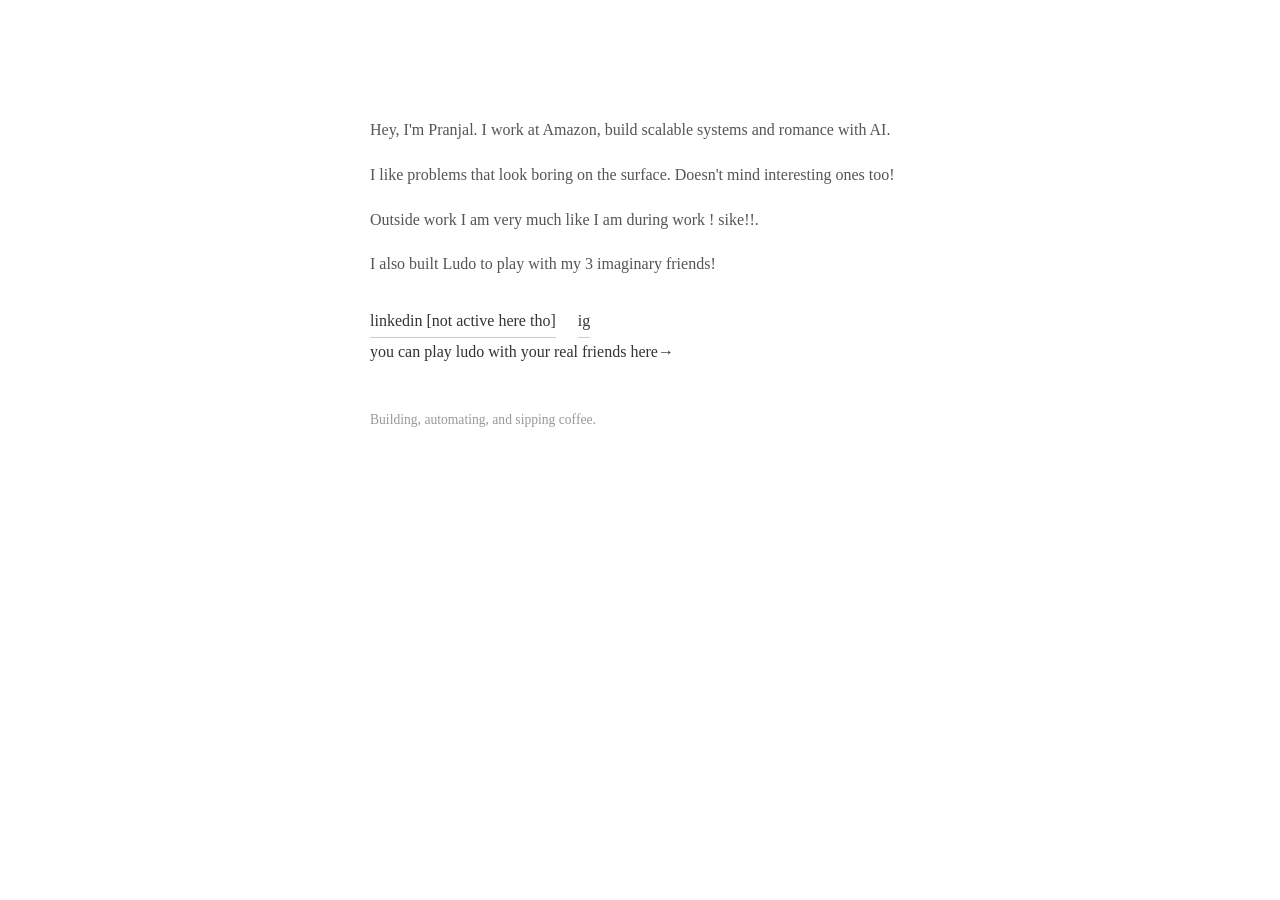
<file: index.html>
<!DOCTYPE html>
<html lang="en">
<head>
    <meta charset="UTF-8">
    <meta name="viewport" content="width=device-width, initial-scale=1.0">
    <title>Pranjal Gusain</title>
    <meta name="description" content="Pranjal Gusain — software engineer at Amazon. Data pipelines, event-driven systems, and agentic AI.">
    <style>
        body {
            font-family: Georgia, serif;
            max-width: 540px;
            margin: 80px auto;
            padding: 20px;
            color: #333;
            line-height: 1.8;
        }
        h1 { font-size: 1.5rem; margin-bottom: 24px; }
        p { margin-bottom: 16px; color: #555; }
        a { color: #333; }
        nav { margin-top: 28px; }
        nav a {
            display: inline-block;
            margin-right: 18px;
            text-decoration: none;
            border-bottom: 1px solid #ccc;
            padding-bottom: 1px;
        }
        nav a:hover { border-bottom-color: #333; }
        .ludo { border: none; }
        footer { margin-top: 40px; font-size: 0.85rem; color: #999; }
    </style>
</head>
<body>
    <p>Hey, I'm Pranjal. I work at Amazon, build scalable systems and romance with AI.</p>
    <p>I like problems that look boring on the surface. Doesn't mind interesting ones too!<p>
    <p>Outside work I am very much like I am during work ! sike!!.</p>
    <p>I also built Ludo to play with my 3 imaginary friends! </p>

    <nav>
        <a href="https://www.linkedin.com/in/pranjal-g-914613222/">linkedin [not active here tho]</a>
        <a href="https://www.instagram.com/pranmanral">ig</a>
        <a class="ludo" href="https://ludo.pranjal.me">you can play ludo with your real friends here→</a>
    </nav>

    <footer>Building, automating, and sipping coffee.</footer>
</body>
</html>
</file>
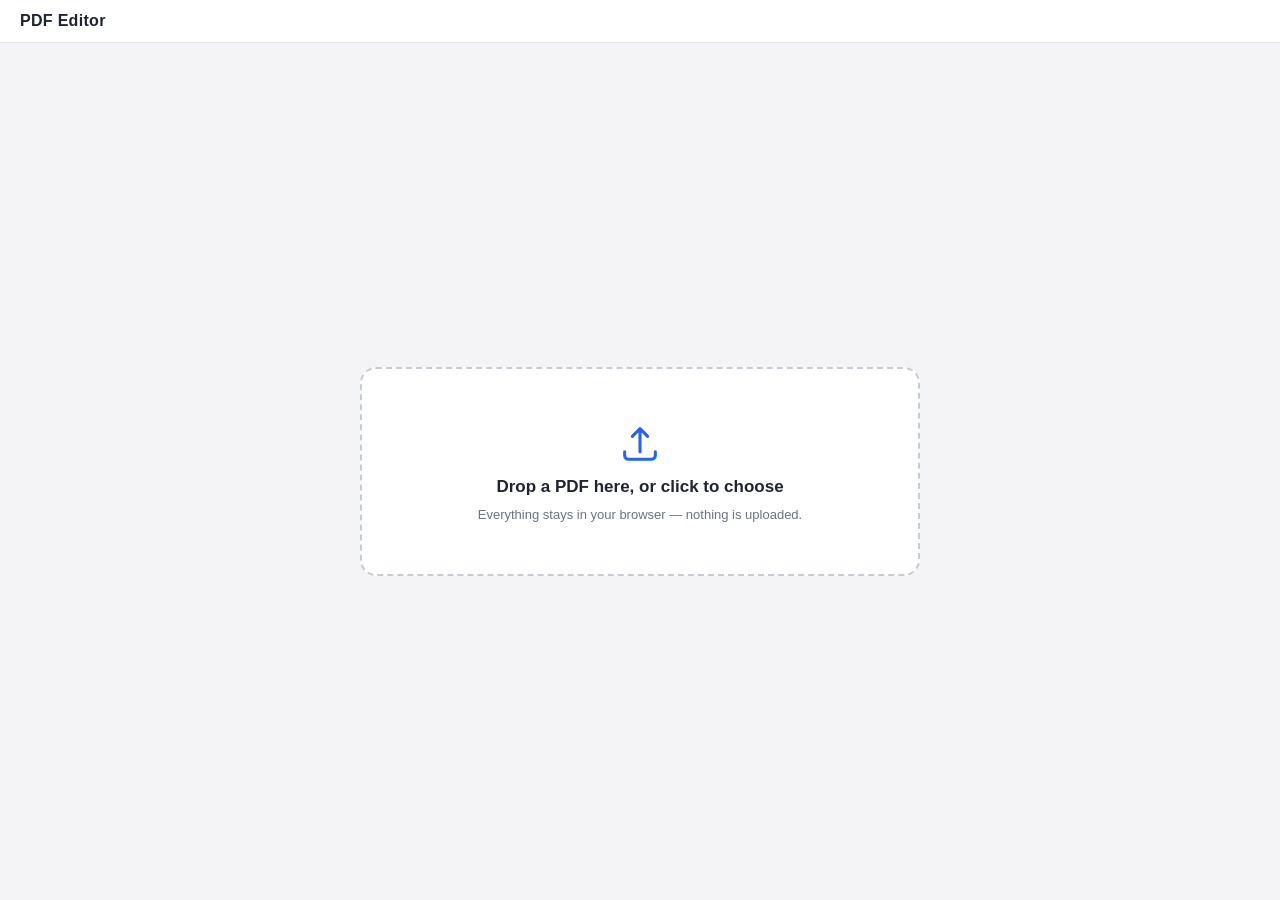
<file: pdfEditor/index.html>
<!DOCTYPE html>
<html lang="en">
<head>
<meta charset="utf-8" />
<meta name="viewport" content="width=device-width, initial-scale=1" />
<title>PDF Editor</title>
<link rel="stylesheet" href="style.css" />
</head>
<body>
  <header class="topbar">
    <div class="brand">PDF&nbsp;Editor</div>
    <div class="meta" id="meta" hidden></div>
    <div class="edits-pill" id="edits" hidden></div>
    <button class="primary" id="save" hidden>Save PDF</button>
    <button class="ghost" id="reset" hidden>Open another PDF</button>
  </header>

  <main>
    <!-- upload view -->
    <section class="uploader" id="uploader">
      <label class="drop" id="drop" for="file">
        <svg width="46" height="46" viewBox="0 0 24 24" fill="none" stroke="currentColor" stroke-width="1.6" stroke-linecap="round" stroke-linejoin="round">
          <path d="M12 16V4M12 4l-4 4M12 4l4 4"/><path d="M4 16v2a2 2 0 0 0 2 2h12a2 2 0 0 0 2-2v-2"/>
        </svg>
        <div class="drop-title">Drop a PDF here, or click to choose</div>
        <div class="drop-sub">Everything stays in your browser — nothing is uploaded.</div>
      </label>
      <input id="file" type="file" accept="application/pdf,.pdf" hidden />
      <p class="error" id="error" hidden></p>
    </section>

    <!-- document view -->
    <section class="viewer" id="viewer" hidden></section>
    <div class="loading" id="loading" hidden>Rendering…</div>
  </main>

  <script type="module" src="app.js"></script>
</body>
</html>
</file>
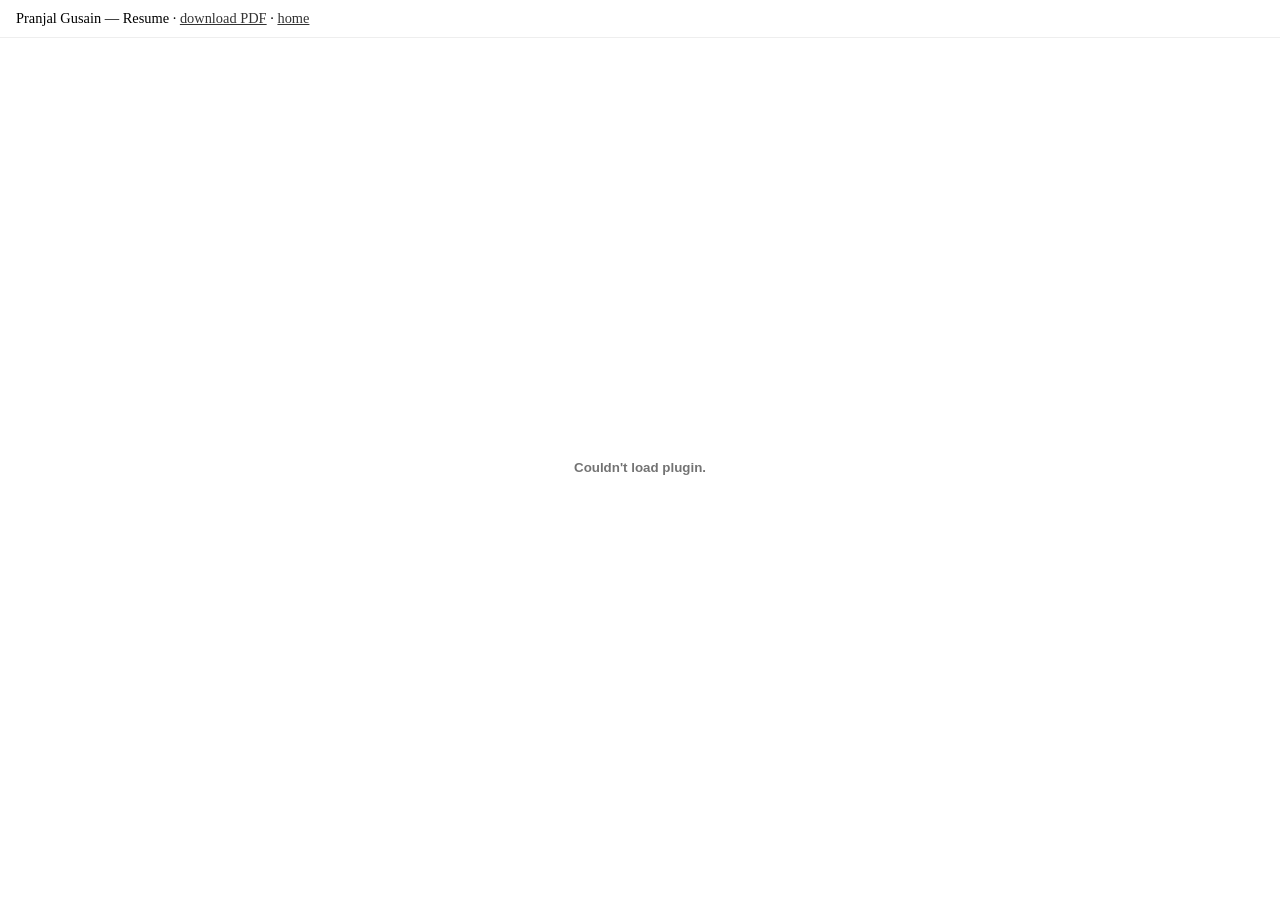
<file: resume/index.html>
<!DOCTYPE html>
<html lang="en">
<head>
    <meta charset="UTF-8">
    <meta name="viewport" content="width=device-width, initial-scale=1.0">
    <title>Pranjal Gusain — Resume</title>
    <style>
        html, body { margin: 0; height: 100%; }
        .bar {
            font-family: Georgia, serif;
            padding: 10px 16px;
            font-size: 0.9rem;
            border-bottom: 1px solid #eee;
        }
        .bar a { color: #333; }
        embed, iframe { width: 100%; height: calc(100% - 42px); border: none; }
    </style>
</head>
<body>
    <div class="bar">
        Pranjal Gusain — Resume ·
        <a href="/resume.pdf" download>download PDF</a> ·
        <a href="/">home</a>
    </div>
    <embed src="/resume.pdf" type="application/pdf" />
</body>
</html>
</file>
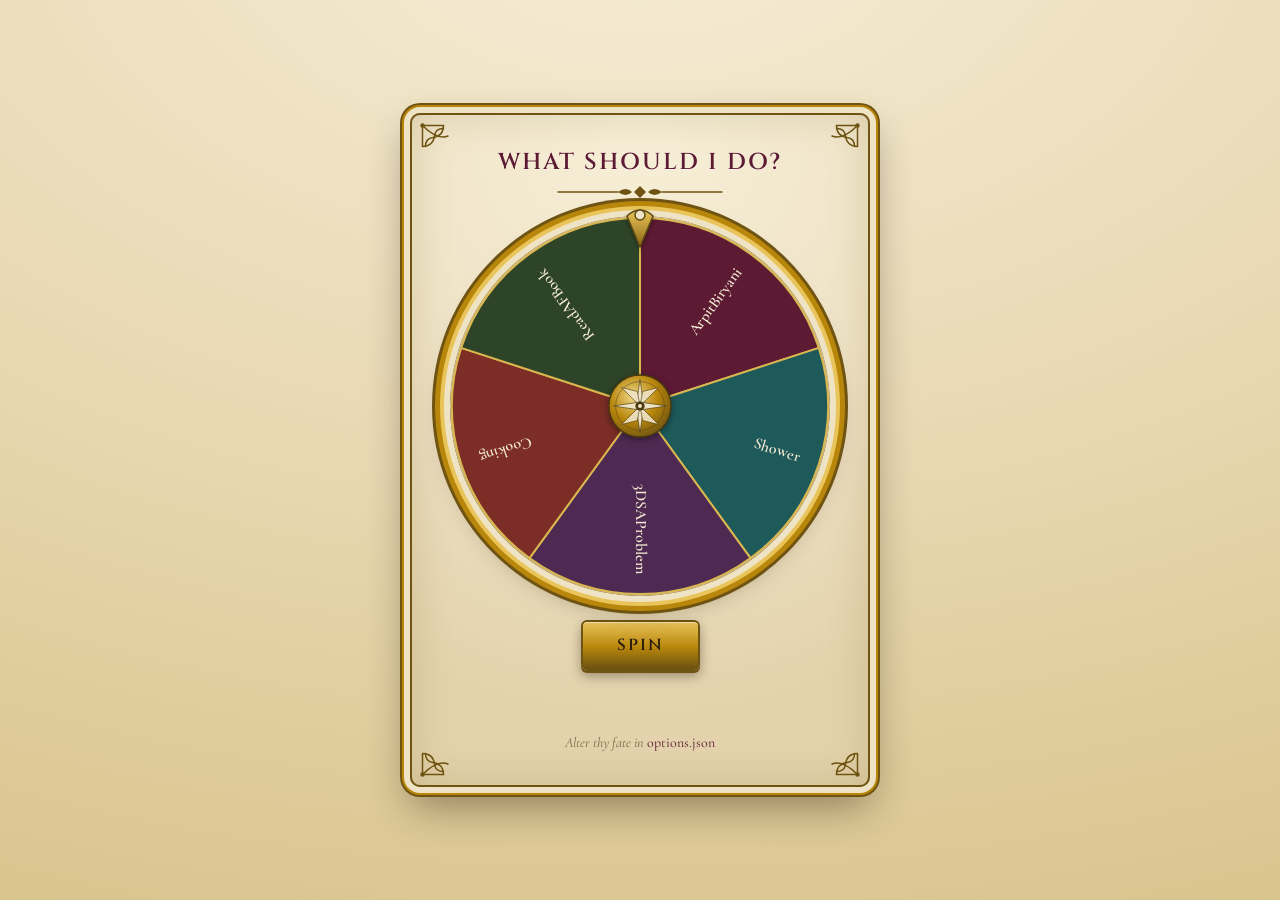
<file: spinwheel/index.html>
<!DOCTYPE html>
<html lang="en">
<head>
<meta charset="utf-8" />
<meta name="viewport" content="width=device-width, initial-scale=1" />
<title>Spin the Wheel</title>
<link rel="preconnect" href="https://fonts.googleapis.com">
<link rel="preconnect" href="https://fonts.gstatic.com" crossorigin>
<link href="https://fonts.googleapis.com/css2?family=Cinzel:wght@500;600;700&family=Cormorant+Garamond:ital,wght@0,500;0,600;0,700;1,500&display=swap" rel="stylesheet">
<link rel="stylesheet" href="style.css">
</head>
<body>
  <div class="frame">
    <!-- corner filigree (pure SVG) -->
    <svg class="corner tl" viewBox="0 0 64 64" fill="none" stroke="currentColor" stroke-width="2" stroke-linecap="round">
      <path d="M6 6 H34 Q34 20 20 22 Q10 23 10 34"/>
      <path d="M6 6 V34 Q20 34 22 20 Q23 10 34 10"/>
      <path d="M6 6 Q26 26 40 20"/><circle cx="6" cy="6" r="3" fill="currentColor" stroke="none"/>
    </svg>
    <svg class="corner tr" viewBox="0 0 64 64" fill="none" stroke="currentColor" stroke-width="2" stroke-linecap="round">
      <path d="M6 6 H34 Q34 20 20 22 Q10 23 10 34"/>
      <path d="M6 6 V34 Q20 34 22 20 Q23 10 34 10"/>
      <path d="M6 6 Q26 26 40 20"/><circle cx="6" cy="6" r="3" fill="currentColor" stroke="none"/>
    </svg>
    <svg class="corner bl" viewBox="0 0 64 64" fill="none" stroke="currentColor" stroke-width="2" stroke-linecap="round">
      <path d="M6 6 H34 Q34 20 20 22 Q10 23 10 34"/>
      <path d="M6 6 V34 Q20 34 22 20 Q23 10 34 10"/>
      <path d="M6 6 Q26 26 40 20"/><circle cx="6" cy="6" r="3" fill="currentColor" stroke="none"/>
    </svg>
    <svg class="corner br" viewBox="0 0 64 64" fill="none" stroke="currentColor" stroke-width="2" stroke-linecap="round">
      <path d="M6 6 H34 Q34 20 20 22 Q10 23 10 34"/>
      <path d="M6 6 V34 Q20 34 22 20 Q23 10 34 10"/>
      <path d="M6 6 Q26 26 40 20"/><circle cx="6" cy="6" r="3" fill="currentColor" stroke="none"/>
    </svg>

    <h1 id="title">Spin the Wheel</h1>

    <!-- ornamental divider -->
    <svg class="divider" viewBox="0 0 200 16" fill="none" stroke="currentColor" stroke-width="1.4" stroke-linecap="round">
      <path d="M18 8 H78"/><path d="M122 8 H182"/>
      <path d="M78 8 Q86 2 92 8 Q86 14 78 8" fill="currentColor" stroke="none"/>
      <path d="M122 8 Q114 2 108 8 Q114 14 122 8" fill="currentColor" stroke="none"/>
      <path d="M100 2 l6 6 -6 6 -6 -6 z" fill="currentColor" stroke="none"/>
    </svg>

    <div class="wheel-wrap" id="wrap">
      <!-- brass pointer -->
      <svg class="pointer" width="34" height="46" viewBox="0 0 34 46">
        <defs><linearGradient id="brassP" x1="0" y1="0" x2="0" y2="1">
          <stop offset="0" stop-color="#e9c45a"/><stop offset="1" stop-color="#8a6510"/></linearGradient></defs>
        <path d="M17 45 L4 14 Q17 2 30 14 Z" fill="url(#brassP)" stroke="#5e4a12" stroke-width="1.5" stroke-linejoin="round"/>
        <circle cx="17" cy="13" r="5" fill="#efe3c6" stroke="#5e4a12" stroke-width="1.5"/>
      </svg>

      <canvas id="wheel"></canvas>

      <!-- brass compass-rose medallion (center) -->
      <svg class="hub" viewBox="0 0 100 100">
        <defs><radialGradient id="brassH" cx="40%" cy="35%" r="70%">
          <stop offset="0" stop-color="#f0d98a"/>
          <stop offset="55%" stop-color="#b8860b"/>
          <stop offset="100%" stop-color="#6e5312"/></radialGradient></defs>
        <circle cx="50" cy="50" r="47" fill="url(#brassH)" stroke="#4a3a0e" stroke-width="2"/>
        <circle cx="50" cy="50" r="37" fill="none" stroke="#4a3a0e" stroke-width="1" opacity=".7"/>
        <g fill="#efe3c6" stroke="#4a3a0e" stroke-width="1" stroke-linejoin="round">
          <path d="M50 10 L56 50 L50 90 L44 50 Z"/>
          <path d="M10 50 L50 44 L90 50 L50 56 Z"/>
          <path d="M22 22 L50 50 L46 28 Z" opacity=".9"/>
          <path d="M78 22 L50 50 L54 28 Z" opacity=".9"/>
          <path d="M22 78 L50 50 L46 72 Z" opacity=".9"/>
          <path d="M78 78 L50 50 L54 72 Z" opacity=".9"/>
        </g>
        <circle cx="50" cy="50" r="7" fill="#4a3a0e"/>
        <circle cx="50" cy="50" r="3" fill="#efe3c6"/>
      </svg>
    </div>

    <button id="spin">Spin</button>

    <div class="result" id="result">
      <svg class="fleur" viewBox="0 0 26 18" fill="currentColor"><path d="M2 9 Q10 2 13 9 Q10 16 2 9 Z M24 9 Q16 2 13 9 Q16 16 24 9 Z"/></svg>
      <span class="word" id="word"></span>
      <svg class="fleur" viewBox="0 0 26 18" fill="currentColor"><path d="M2 9 Q10 2 13 9 Q10 16 2 9 Z M24 9 Q16 2 13 9 Q16 16 24 9 Z"/></svg>
    </div>

    <div class="caption">Alter thy fate in <code>options.json</code></div>
  </div>

  <script src="wheel.js"></script>
</body>
</html>
</file>
<file: pdfEditor/style.css>
:root{
  --bg:#f4f4f6; --panel:#ffffff; --ink:#1f2430; --muted:#6b7280;
  --line:#e3e5ea; --accent:#2563eb; --accent-weak:#eaf0ff; --danger:#dc2626;
}
*{ box-sizing:border-box; }
html,body{ height:100%; margin:0; }
body{
  font-family:-apple-system,BlinkMacSystemFont,"Segoe UI",Roboto,Helvetica,Arial,sans-serif;
  background:var(--bg); color:var(--ink); display:flex; flex-direction:column; min-height:100%;
}

.topbar{
  display:flex; align-items:center; gap:14px;
  padding:12px 20px; background:var(--panel); border-bottom:1px solid var(--line);
  position:sticky; top:0; z-index:10;
}
.brand{ font-weight:700; letter-spacing:.3px; }
.meta{ color:var(--muted); font-size:14px; }
.edits-pill{ font-size:13px; font-weight:600; color:var(--accent); background:var(--accent-weak);
  padding:3px 10px; border-radius:999px; }
.topbar .ghost{ margin-left:auto; }

button{
  font:inherit; cursor:pointer; border:1px solid var(--line); background:var(--panel);
  color:var(--ink); padding:8px 14px; border-radius:8px; transition:background .15s,border-color .15s;
}
button:hover{ background:#f0f1f4; }
button.ghost{ color:var(--accent); border-color:var(--accent-weak); background:var(--accent-weak); }
button.ghost:hover{ background:#dfe8ff; }
button.primary{ background:var(--accent); color:#fff; border-color:var(--accent); }
button.primary:hover{ background:#1d4fd7; }
button.primary:disabled{ background:#9db4ef; border-color:#9db4ef; color:#eef2ff; cursor:default; }

main{ flex:1; display:flex; flex-direction:column; align-items:center; padding:28px 16px; }

/* uploader */
.uploader{ width:min(92vw,560px); margin:auto; }
.drop{
  display:flex; flex-direction:column; align-items:center; gap:10px; text-align:center;
  padding:52px 28px; background:var(--panel); color:var(--muted);
  border:2px dashed #c7cbd4; border-radius:16px; cursor:pointer;
  transition:border-color .15s, background .15s, color .15s;
}
.drop:hover{ border-color:var(--accent); color:var(--ink); }
.drop.dragover{ border-color:var(--accent); background:var(--accent-weak); color:var(--ink); }
.drop svg{ color:var(--accent); }
.drop-title{ font-size:17px; font-weight:600; color:var(--ink); }
.drop-sub{ font-size:13px; }
.error{ margin-top:16px; text-align:center; color:var(--danger); font-weight:600; }

/* viewer */
.viewer{ width:100%; display:flex; flex-direction:column; align-items:center; gap:18px; overflow-x:auto; }
.page-wrap{
  position:relative; flex:0 0 auto; background:#fff;
  border:1px solid var(--line); border-radius:4px; box-shadow:0 6px 20px rgba(20,24,40,.12);
}
.page-wrap img.page{ display:block; width:100%; height:100%; }

/* text overlay */
.overlay{ position:absolute; inset:0; }
.linebox{
  position:absolute; cursor:text; border-radius:2px; line-height:1;
  display:flex; align-items:center; white-space:pre; overflow:hidden; color:#111;
}
.linebox:hover{ background:rgba(37,99,235,.12); outline:1px solid rgba(37,99,235,.45); }
.linebox.edited{ background:#fff; outline:1px solid var(--accent); }     /* live preview masks the original */
.linebox.active{ outline:2px solid var(--accent); background:#fff; }
.linebox input{
  position:absolute; inset:0; width:100%; height:100%; margin:0; padding:0 1px;
  border:none; outline:none; background:#fff; color:#111; line-height:1;
  font-family:inherit;
}

.loading{ margin:40px; color:var(--muted); font-size:15px; }
</file>
<file: spinwheel/style.css>
:root{
  --parch:#efe3c6; --parch2:#e3d2ab; --ink:#3a2a16; --brass:#b8860b;
  --brass-d:#6e5312; --brass-l:#e9c45a; --wine:#5c1a33;
}
*{ box-sizing:border-box; }
html,body{ height:100%; margin:0; }
body{
  font-family:"Cormorant Garamond", Georgia, serif;
  color:var(--ink);
  /* aged paper — layered gradients, no images */
  background:
    radial-gradient(140% 120% at 50% -10%, #f6edd6 0%, #e8d7b0 55%, #d8c48c 100%),
    linear-gradient(135deg,#e7d6af,#efe3c6 40%,#e3d1a8);
  background-color:#e7d6af;
  display:flex; align-items:center; justify-content:center; padding:26px;
}
.frame{
  position:relative; width:min(94vw,460px);
  background:radial-gradient(120% 90% at 50% 0%, #f7efd8 0%, var(--parch) 55%, var(--parch2) 100%);
  border:2px solid var(--brass-d);
  border-radius:10px;
  padding:30px 28px 34px;
  box-shadow:
    0 0 0 6px var(--parch),
    0 0 0 8px var(--brass),
    0 0 0 10px var(--brass-d),
    0 18px 40px rgba(40,25,10,.45),
    inset 0 0 40px rgba(110,83,18,.18);
  text-align:center;
}
/* hand-drawn filigree in the four corners */
.corner{ position:absolute; width:48px; height:48px; color:var(--brass-d); }
.corner.tl{ top:6px;  left:6px; }
.corner.tr{ top:6px;  right:6px; transform:scaleX(-1); }
.corner.bl{ bottom:6px; left:6px; transform:scaleY(-1); }
.corner.br{ bottom:6px; right:6px; transform:scale(-1,-1); }

h1{
  font-family:"Cinzel", serif; font-weight:600; font-size:23px;
  letter-spacing:2px; text-transform:uppercase; margin:2px 0 6px;
  color:var(--wine); text-shadow:0 1px 0 rgba(255,255,255,.4);
}
.divider{ display:block; margin:2px auto 16px; width:200px; height:16px; color:var(--brass-d); }

.wheel-wrap{ position:relative; margin:4px auto 0; }
.pointer{ position:absolute; top:-14px; left:50%; transform:translateX(-50%); z-index:4;
          filter:drop-shadow(0 2px 2px rgba(0,0,0,.35)); }
#wheel{
  border-radius:50%;
  box-shadow:
    0 0 0 6px var(--parch),
    0 0 0 10px var(--brass-l),
    0 0 0 15px var(--brass),
    0 0 0 18px var(--brass-d),
    0 10px 26px rgba(40,25,10,.5),
    inset 0 0 30px rgba(0,0,0,.35);
}
.hub{ position:absolute; top:50%; left:50%; width:66px; height:66px; transform:translate(-50%,-50%);
      z-index:3; filter:drop-shadow(0 2px 3px rgba(0,0,0,.4)); }

button{
  margin-top:24px; cursor:pointer; border:2px solid var(--brass-d);
  font-family:"Cinzel", serif; font-weight:600; font-size:16px; letter-spacing:2px;
  text-transform:uppercase; color:#2a1d0b;
  padding:12px 34px; border-radius:6px;
  background:linear-gradient(180deg,var(--brass-l) 0%, var(--brass) 55%, var(--brass-d) 100%);
  box-shadow:0 3px 0 var(--brass-d), 0 6px 12px rgba(40,25,10,.4), inset 0 1px 0 rgba(255,255,255,.5);
  transition:transform .08s ease, filter .2s ease;
}
button:hover{ filter:brightness(1.06); }
button:active{ transform:translateY(2px); box-shadow:0 1px 0 var(--brass-d), 0 3px 8px rgba(40,25,10,.4); }
button:disabled{ filter:grayscale(.5) brightness(.9); cursor:default; }

.result{ margin-top:18px; min-height:34px; display:flex; align-items:center; justify-content:center; gap:12px; }
.result .word{ font-family:"Cinzel", serif; font-weight:600; font-size:21px; letter-spacing:1px; color:var(--wine); }
.result .fleur{ width:26px; height:18px; color:var(--brass-d); opacity:0; transition:opacity .4s ease; }
.result.show .fleur{ opacity:1; }
.caption{ margin-top:12px; font-style:italic; font-size:14px; color:#7a6a46; }
.caption code{ font-family:"Cormorant Garamond",serif; font-style:normal; color:var(--wine); }
</file>
